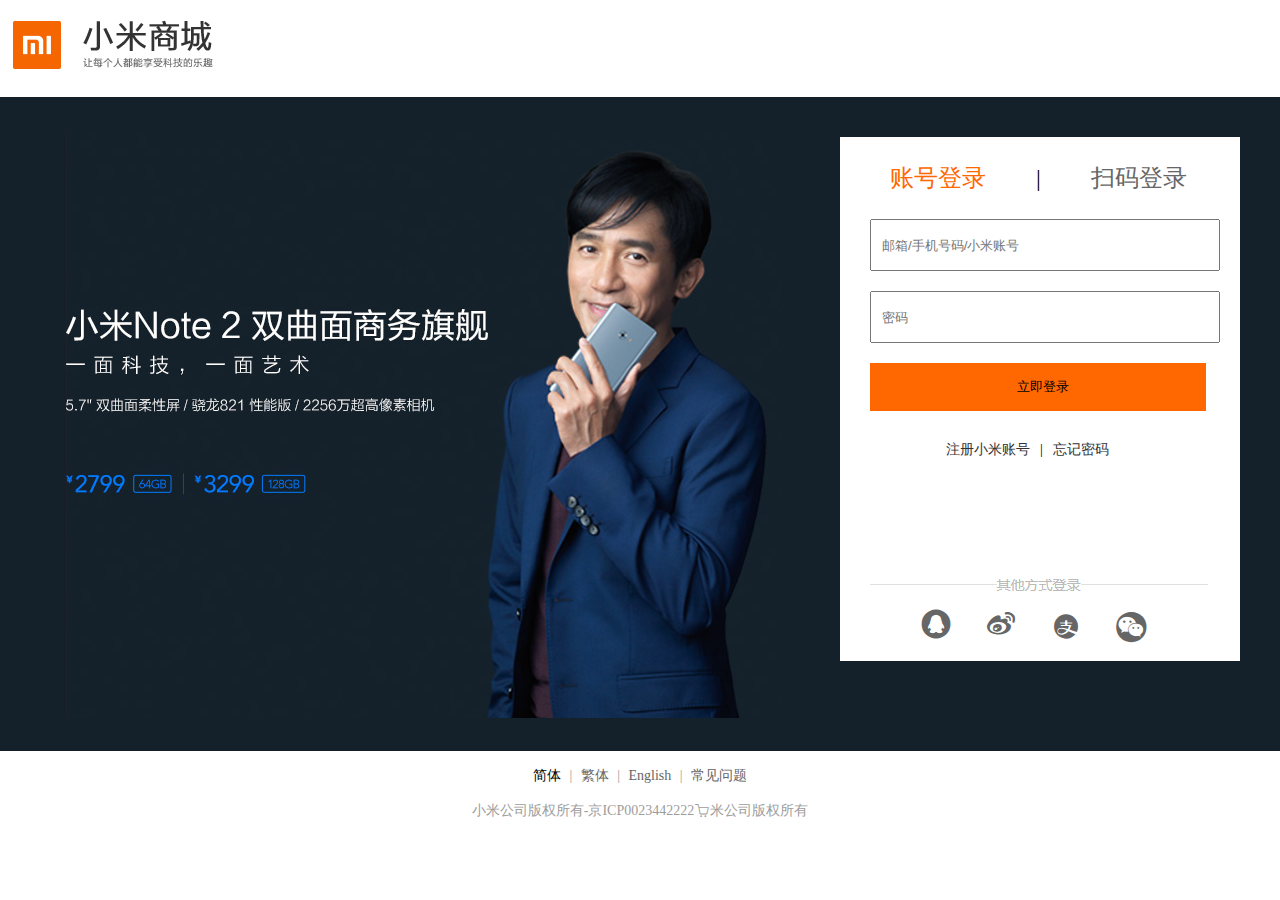
<file: logon.html>
<!DOCTYPE html>
<html>
	<head>
		<meta charset="UTF-8">
		<title></title>
		<link rel="stylesheet" href="css/public.css" type="text/css" />
		<link rel="stylesheet" href="css/login.css" type="text/css" />
		<link rel="stylesheet" href="iconfont/iconfont.css" />
		<script type="text/javascript" src="js/jquery-1.11.3.js" charset="utf-8"></script>
	</head>
	<body>
	<header>
		<img src="images/logon.jpg" alt="" />
		
	</header>
	
	<div id="main">
	  <div class="margin">
	  		<div id="logon">
			<div class="numb">
				<a class="h4 active" href="#">账号登录</a>
				<span>|</span>
				<a class="h4" href="#">扫码登录</a>
			</div>
			<div class="zhili">
				<!--账号登录页面-->
				<div class="bor">
			<form action="" >
			  <input type="text" placeholder="邮箱/手机号码/小米账号" name="username" id="username"/>
			  <input type="password" placeholder="密码" name="password" id="pw" />
			  <p id="error" >用户名不正确</p>
			   <p id="error-num" >请输入账号</p>
			  <input type="button" value="立即登录" id="btn"/>
			</form>
			<p class="sign">
			   <a class="sign-l" href="sign.html">注册小米账号</a>
			   <span>|</span>
			   <a class="sign-l" href="">忘记密码</a>
			  </p>
			  
			  <img class="oelse" src="images/else.jpg" alt="" />
			<p class="icon">
				<a class="ico" href=""><i class="iconfont icon-qq" ></i></a>
			 <a class="ico" href=""><i class="iconfont icon-sina" ></i></a>
			 <a class="ico" href=""><i class="iconfont icon-zhifubao" ></i></a>
			 <a class="ico" href=""><i class="iconfont icon-weixin" ></i></a>
			 </p> 
			</div>
			<div></div>
			<!--扫码登录页面-->
			<div class="saoma">
				<img class="sao-w" src="images/login-wx.jpg" alt="" />
				<p class="sao-p">使用 <b>小米商城APP</b> 扫一扫</p>
				<p class="sao-p">请打开[设置>小米账号>右上角扫一扫]扫码登录</p>
			</div>
			</div>
			
			
			</div>
	</div>
	</div>
	
	<footer>
		<p class="foot">
			<a class="active" href="">简体</a>
			<span>|</span>
			<a href="">繁体</a>
			<span>|</span>
			<a href="">English</a>
			<span>|</span>
			<a href="">常见问题</a>
			
		</p>
		<p class="foot">小米公司版权所有-京ICP0023442222<i class="iconfont icon-shopping"></i>米公司版权所有</p>
		</footer>
	
	
	<script src="js/login.js" type="text/jscript" charset="utf-8"></script>
	</body>
</html>
</file>
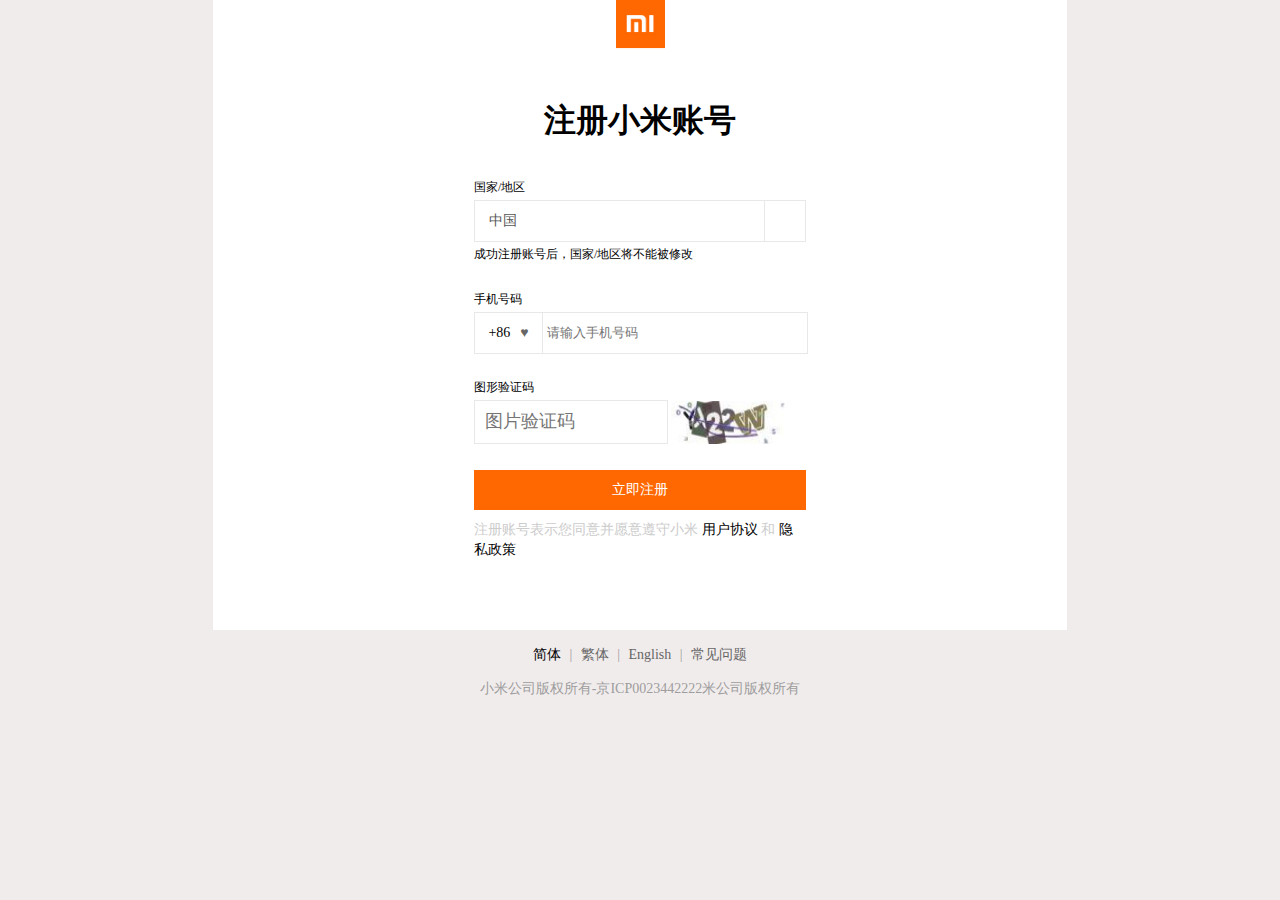
<file: sign.html>
<!DOCTYPE html>
<html>
	<head>
		<meta charset="UTF-8">
		<title></title>
		<link rel="stylesheet" href="css/public.css" type="text/css" />
		<link rel="stylesheet" href="css/sign.css" type="text/css" />
		<script type="text/javascript" src="js/jquery-1.11.3.js" charset="utf-8"></script>
	</head>
	<body>
		<div id="con">

			<div class="logo">
				<a href="javascript:void(0)" class="milogo">
					<img src="images/logo.jpg" alt="" />
				</a>
				<h4>注册小米账号</h4>
				<div id="main">
				<span class="main-s">国家/地区</span>
			<div class="combine">
				<div class="tits">
				   <p class="result-p">中国</p>
				   <i class="iconfont icon-shopping"></i>
				</div>
			<!------	隐藏div-->
				<div class="chil">
					<input type="text" id="tex"/>
					<ul class="chil-ul">
						<li class="chil-li">中国</li>
						<li class="chil-li">中国台湾</li>			
						<li class="chil-li">中国香港</li>
						<li class="chil-li">Brazil</li>
						<li class="chil-li">British lndian</li>
						<li class="chil-li">british Virgin</li>
						<li class="chil-li">india</li>			
						<li class="chil-li">lndonesia</li>		
						<li class="chil-li">malaysia</li>						
					</ul>
				</div>
			</div>	
				<span class="cg">成功注册账号后，国家/地区将不能被修改</span>
				<span class="main-s">手机号码</span>
				<div class="select">
				<p class="sel"><b>+86</b><s>&hearts;</s></p><input type="text" placeholder="请输入手机号码" id="txt" />				
				</div>
				<!------	隐藏div-->
				<div class="chi2">
					<input type="text" id="tex"/>
					<ul class="chi2-ul">
						<li class="chi2-li">中国 <time>+86</time></li>
						<li class="chi2-li">中国台湾<time>+886</time></li>			
						<li class="chi2-li">中国香港<time>+852</time></li>
						<li class="chi2-li">Brazil<time>+55</time></li>
						<li class="chi2-li">British lndian<time>+33</time></li>
						<li class="chi2-li">british Virgin<time>+8</time></li>
						<li class="chi2-li">india<time>+832</time></li>			
						<li class="chi2-li">lndonesia<time>+82</time></li>		
						<li class="chi2-li">malaysia<time>+86</time></li>						
					</ul>
				</div>
			<!--	隐藏-->
				<div id="error-num" >请输入手机号码</div>
				<div id="error-nu" >手机号码格式错误</div>
				
				<span class="main-s">图形验证码</span>
				<div class="inputbg">
				<label class="labelbox" for="">
				<input type="text" name="" autocomplete="off" placeholder="图片验证码" id="use"/>
				</label>
				<img src="images/yzm.jpg" alt="" class="yzm"/>
				</div>
				<div id="error" >请输入验证码</div>
			<input type="button" value="立即注册" id="btn" />
			<p class="msg">
				注册账号表示您同意并愿意遵守小米
				<a href="">用户协议</a>
				和
				<a href="">隐私政策</a>
			</p>
			</div>
		</div>
	</div>
	
	
	
	<footer>
		<p class="foot">
			<a class="active" href="">简体</a>
			<span>|</span>
			<a href="">繁体</a>
			<span>|</span>
			<a href="">English</a>
			<span>|</span>
			<a href="">常见问题</a>
			
		</p>
		<p class="foot">小米公司版权所有-京ICP0023442222<i class="iconfont icon-shopping"></i>米公司版权所有</p>
		</footer>
	
	
	
	<script src="js/sign.js" type="text/javascript" charset="utf-8"></script>
	</body>
		
</html>
</file>
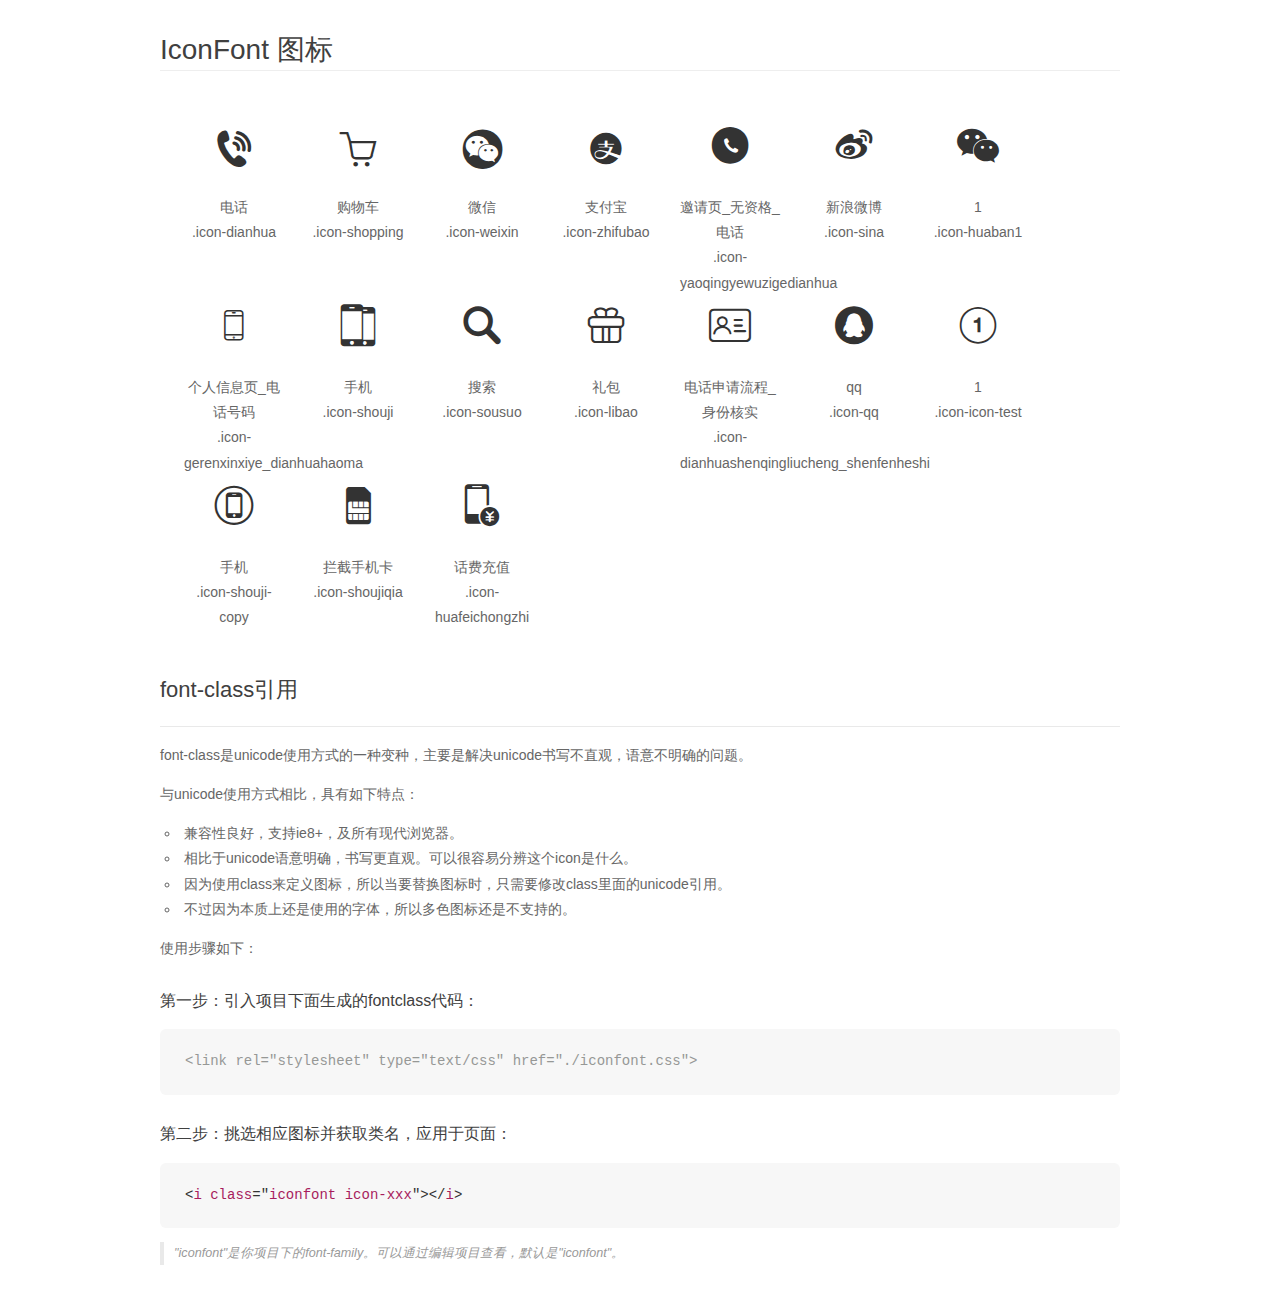
<file: iconfont/demo_fontclass.html>
<!DOCTYPE html>
<html>
<head>
    <meta charset="utf-8"/>
    <title>IconFont</title>
    <link rel="stylesheet" href="demo.css">
    <link rel="stylesheet" href="iconfont.css">
</head>
<body>
    <div class="main markdown">
        <h1>IconFont 图标</h1>
        <ul class="icon_lists clear">
            
                <li>
                <i class="icon iconfont icon-dianhua"></i>
                    <div class="name">电话</div>
                    <div class="fontclass">.icon-dianhua</div>
                </li>
            
                <li>
                <i class="icon iconfont icon-shopping"></i>
                    <div class="name">购物车</div>
                    <div class="fontclass">.icon-shopping</div>
                </li>
            
                <li>
                <i class="icon iconfont icon-weixin"></i>
                    <div class="name">微信</div>
                    <div class="fontclass">.icon-weixin</div>
                </li>
            
                <li>
                <i class="icon iconfont icon-zhifubao"></i>
                    <div class="name">支付宝</div>
                    <div class="fontclass">.icon-zhifubao</div>
                </li>
            
                <li>
                <i class="icon iconfont icon-yaoqingyewuzigedianhua"></i>
                    <div class="name">邀请页_无资格_电话</div>
                    <div class="fontclass">.icon-yaoqingyewuzigedianhua</div>
                </li>
            
                <li>
                <i class="icon iconfont icon-sina"></i>
                    <div class="name">新浪微博</div>
                    <div class="fontclass">.icon-sina</div>
                </li>
            
                <li>
                <i class="icon iconfont icon-huaban1"></i>
                    <div class="name">1</div>
                    <div class="fontclass">.icon-huaban1</div>
                </li>
            
                <li>
                <i class="icon iconfont icon-gerenxinxiye_dianhuahaoma"></i>
                    <div class="name">个人信息页_电话号码</div>
                    <div class="fontclass">.icon-gerenxinxiye_dianhuahaoma</div>
                </li>
            
                <li>
                <i class="icon iconfont icon-shouji"></i>
                    <div class="name">手机</div>
                    <div class="fontclass">.icon-shouji</div>
                </li>
            
                <li>
                <i class="icon iconfont icon-sousuo"></i>
                    <div class="name">搜索</div>
                    <div class="fontclass">.icon-sousuo</div>
                </li>
            
                <li>
                <i class="icon iconfont icon-libao"></i>
                    <div class="name">礼包</div>
                    <div class="fontclass">.icon-libao</div>
                </li>
            
                <li>
                <i class="icon iconfont icon-dianhuashenqingliucheng_shenfenheshi"></i>
                    <div class="name">电话申请流程_身份核实</div>
                    <div class="fontclass">.icon-dianhuashenqingliucheng_shenfenheshi</div>
                </li>
            
                <li>
                <i class="icon iconfont icon-qq"></i>
                    <div class="name">qq</div>
                    <div class="fontclass">.icon-qq</div>
                </li>
            
                <li>
                <i class="icon iconfont icon-icon-test"></i>
                    <div class="name">1</div>
                    <div class="fontclass">.icon-icon-test</div>
                </li>
            
                <li>
                <i class="icon iconfont icon-shouji-copy"></i>
                    <div class="name">手机</div>
                    <div class="fontclass">.icon-shouji-copy</div>
                </li>
            
                <li>
                <i class="icon iconfont icon-shoujiqia"></i>
                    <div class="name">拦截手机卡</div>
                    <div class="fontclass">.icon-shoujiqia</div>
                </li>
            
                <li>
                <i class="icon iconfont icon-huafeichongzhi"></i>
                    <div class="name">话费充值</div>
                    <div class="fontclass">.icon-huafeichongzhi</div>
                </li>
            
        </ul>

        <h2 id="font-class-">font-class引用</h2>
        <hr>

        <p>font-class是unicode使用方式的一种变种，主要是解决unicode书写不直观，语意不明确的问题。</p>
        <p>与unicode使用方式相比，具有如下特点：</p>
        <ul>
        <li>兼容性良好，支持ie8+，及所有现代浏览器。</li>
        <li>相比于unicode语意明确，书写更直观。可以很容易分辨这个icon是什么。</li>
        <li>因为使用class来定义图标，所以当要替换图标时，只需要修改class里面的unicode引用。</li>
        <li>不过因为本质上还是使用的字体，所以多色图标还是不支持的。</li>
        </ul>
        <p>使用步骤如下：</p>
        <h3 id="-fontclass-">第一步：引入项目下面生成的fontclass代码：</h3>


        <pre><code class="lang-js hljs javascript"><span class="hljs-comment">&lt;link rel="stylesheet" type="text/css" href="./iconfont.css"&gt;</span></code></pre>
        <h3 id="-">第二步：挑选相应图标并获取类名，应用于页面：</h3>
        <pre><code class="lang-css hljs">&lt;<span class="hljs-selector-tag">i</span> <span class="hljs-selector-tag">class</span>="<span class="hljs-selector-tag">iconfont</span> <span class="hljs-selector-tag">icon-xxx</span>"&gt;&lt;/<span class="hljs-selector-tag">i</span>&gt;</code></pre>
        <blockquote>
        <p>"iconfont"是你项目下的font-family。可以通过编辑项目查看，默认是"iconfont"。</p>
        </blockquote>
    </div>
</body>
</html>
</file>
<file: css/public.css>
@charset "utf-8";
/* CSS Document */


body,ol,ul,h1,h2,h3,h4,h5,h6,p,th,td,dl,dd,form,fieldset,legend,input,textarea,select,td,figure{margin:0;padding:0;}
body{font:12px  "宋体"; word-wrap:break-word;}
a,u,s,del{color:#666;text-decoration:none;}
fieldset ,a img,.bor0{border:0;}
i,em,b{font-style:normal;font-weight:100;}
li{list-style:none;}
img{vertical-align:middle;}
table{border-collapse:collapse;}/*细线边框*/
input,textarea{outline:none;}/*去除google的input虚框*/
textarea{resize:none;}/*静止拖动*/

.ind2{text-indent:2em;} 


.over{overflow:hidden;white-space:nowrap;text-overflow:ellipsis;}

.valign{text-align:center;}
.valign:after{content:"";display:inline-block;vertical-align:middle;width:0px;height:100%;}
.valign img{vertical-align:middle;}

/*万能清除法*/
.clear{zoom:1;}
.clear:before{content:"";display:table;}
.clear:after{content:"";display:block;clear:both;}
</file>
<file: css/login.css>
@charset "utf-8";
.margin{width: 1130px;margin:0 auto;}
header{height:97px;}
#main{height:654px;background:#14212a url(../images/login-bg.jpg) no-repeat left;position: relative;}
#main #logon{width:400px;height:524px;background: #fff;position: absolute;top:40px;right: 40px;}
#main #logon .numb{height:82px;}
#main #logon .numb .active{float:left;font:24px/82px "";margin-left: 50px;color: #FF6700;}
#main #logon .numb span{float:left;font:24px/82px "";margin-left: 50px;}
#main #logon .numb .h4{float:left;font:24px/82px "";margin-left: 50px;}
#main #logon .numb .h4:hover{color: #FF6700;}
/*#main #logon form{width:400px;}*/

#main  #logon .zhili{width:400px;height: 440px;overflow: hidden;}
#main  #logon .zhili .bor{width: 400px;height: 440px;}
#main #logon form input{width: 336px;height: 48px;margin-left: 30px;margin-bottom: 20px;padding-left: 10px;}
#error{width:338px;font-size:10px;color:#FF6700;background: url(../images/error.jpg) no-repeat 1px;padding-left: 20px;margin:10px 0 20px 30px;display: none;}
#error-num{width:338px;font-size:10px;color:#FF6700;background: url(../images/error.jpg) no-repeat 1px;padding-left: 20px;margin:10px 0 20px 30px;display: none;}
#main  #logon .zhili form #btn{background: #FF6700;border: 0;}
#main  #logon .sign{height:38px;width:188px;margin:0 auto;}
#main  #logon .sign .sign-l{float:left;font:14px/38px "";color: #333333;}
#main  #logon .sign span{float:left;font:14px/38px "";margin: 0 10px;}
#main  #logon .oelse{width:350px;height:28px;padding:100px 25px 10px 25px;}
#main  #logon .icon{width: 300px;margin:0 auto;}
#main  #logon .icon .ico{padding-left: 30px;}
#main  #logon .icon .ico i{font-size: 32px;}
#main  #logon .icon .ico:hover i{color: #22C30C;}
/*扫码登录*/
#main #logon .zhili .saoma{width:400px;background: #fff;height:440px;text-align: center;}
#main #logon .zhili .saoma .sao-w{width:189px;height:184px;margin:0 auto;padding-top: 70px;padding-bottom: 20px;}
#main #logon .zhili .saoma .sao-p{font:12px/20px "";color: #B0B0B0;}
#main #logon .zhili .saoma .sao-p b{color: #FF6700;}

footer{height: 100px;text-align: center;}
footer .foot{font:14px/19px "";color: #9d9d9d;margin-top: 15px;}
footer .foot .active{color: #000;}
footer .foot a:hover{color: #000;}
footer .foot span{margin:0 5px;}
</file>
<file: iconfont/iconfont.css>
@font-face {font-family: "iconfont";
  src: url('iconfont.eot?t=1501642745739'); /* IE9*/
  src: url('iconfont.eot?t=1501642745739#iefix') format('embedded-opentype'), /* IE6-IE8 */
  url('iconfont.woff?t=1501642745739') format('woff'), /* chrome, firefox */
  url('iconfont.ttf?t=1501642745739') format('truetype'), /* chrome, firefox, opera, Safari, Android, iOS 4.2+*/
  url('iconfont.svg?t=1501642745739#iconfont') format('svg'); /* iOS 4.1- */
}

.iconfont {
  font-family:"iconfont" !important;
  font-size:16px;
  font-style:normal;
  -webkit-font-smoothing: antialiased;
  -moz-osx-font-smoothing: grayscale;
}

.icon-dianhua:before { content: "\e604"; }

.icon-shopping:before { content: "\e614"; }

.icon-weixin:before { content: "\e603"; }

.icon-zhifubao:before { content: "\e65b"; }

.icon-yaoqingyewuzigedianhua:before { content: "\e626"; }

.icon-sina:before { content: "\e608"; }

.icon-huaban1:before { content: "\e62d"; }

.icon-gerenxinxiye_dianhuahaoma:before { content: "\e638"; }

.icon-shouji:before { content: "\e602"; }

.icon-sousuo:before { content: "\e60b"; }

.icon-libao:before { content: "\e601"; }

.icon-dianhuashenqingliucheng_shenfenheshi:before { content: "\e7af"; }

.icon-qq:before { content: "\e62a"; }

.icon-icon-test:before { content: "\e702"; }

.icon-shouji-copy:before { content: "\e615"; }

.icon-shoujiqia:before { content: "\e600"; }

.icon-huafeichongzhi:before { content: "\e64c"; }
</file>
<file: css/sign.css>
@charset "utf-8";
body{background: #f1ecec;}
#con{width:854px;height: 630px;background:#fff;margin:0 auto;}
.logo{height:49px;width:854px;}
.logo .milogo{display: block;width:49px;height:49px;margin:0 auto;}
.logo .milogo img{width:49px;height:49px;}
.logo h4{height:45px;width:786px;text-align: center;margin:0 auto;font-size:32px;padding: 50px 0 10px 0;}
.logo #main{width:332px;margin: 0 auto;position: relative;}
.logo #main .main-s{display: block;width:332px;font:12px/26px "";padding-top:20px; ;}
.logo #main .tits{height: 40px;padding-left:14px;border:1px solid #e8e8e8;color:#555;}
.logo #main .result-p{float:left;width:275px;height:40px;border-right:1px solid #e8e8e8;cursor: pointer;font:14px/40px "";}
.logo #main i{font-size: 12px!important;} 
/*隐藏div*/
.logo #main .chil{width:332px;border: 1px solid #e8e8e8;height:230px;overflow-x:hidden;position: absolute;top:70px;left:0;z-index: 2;display: none;background: #fff;}
.logo #main .chil #tex{width:275px;height:30px;margin:5px 18px;}
.logo #main .chil .chil-ul .chil-li{width:332px;height: 40px;border:1px solid #e8e8e8;border-bottom: 0;font:14px/40px "";text-align: center;}  

.logo #main .cg{font:12px/24px "";margin-bottom: 10px;}
.logo #main .select{width: 332px;height:40px;border: 1px solid #e8e8e8;}    
.logo #main .select .sel{float:left;font:14px/40px "";width: 67px;text-align: center;border-right:1px solid #e8e8e8 ;}
.logo #main .select .sel b{margin-right: 10px;}
.logo #main .select #txt{width:260px;height: 38px;float:right;border: 0;} 

/*隐藏div*/
.logo #main .chi2{width:332px;border: 1px solid #ccc;height:230px;overflow-x:hidden;position: absolute;top:160px;left:0;z-index: 2;display: none;}
.logo #main .chi2 #tex{width:275px;height:30px;margin:5px 18px;}
.logo #main .chi2 .chi2-ul .chi2-li{width:302px;height: 40px;border:1px solid #e8e8e8;border-bottom: 0;font:14px/40px "";padding-left: 10px;}  
.logo #main .chi2 .chi2-ul .chi2-li time{float:right;margin-right: 10px;} 
#error{width:338px;font-size:10px;color:#FF6700;background: url(../images/error.jpg) no-repeat 1px;padding-left: 20px;margin:20px 0 20px 30px;display: none;}
#error-num{width:338px;font-size:10px;color:#FF6700;background: url(../images/error.jpg) no-repeat 1px;padding-left: 20px;margin:20px 0 20px 30px;display: none;}
#error-nu{width:338px;font-size:10px;color:#FF6700;background: url(../images/error.jpg) no-repeat 1px;padding-left: 20px;margin:20px 0 20px 30px;display: none;}
.logo #main .inputbg{height: 55px;}
.logo #main .inputbg .labelbox{display:block;width:192px;height: 42px;border: 1px solid #e8e8e8;float:left;} 
.logo #main .inputbg .labelbox #use{width:150px;margin-top:10px;border: 0;padding-left: 10px;font-size: 18px;}
.logo #main .inputbg .yzm{width:138px;float:left;height:44px ;}
.logo #main #btn{width:332px;height: 40px;border: 0;text-align: center;font:14px/40px "";background: #FF6700;color: #fff;margin-top: 15px;}
.logo #main .msg{font:14px/20px "";color: #ccc;margin-top: 10px;}
.logo #main .msg a{color: #000000;font:16px/20px}
footer{height: 100px;text-align: center;}
footer .foot{font:14px/19px "";color: #9d9d9d;margin-top: 15px;}
footer .foot .active{color: #000;}
footer .foot a:hover{color: #000;}
footer .foot span{margin:0 5px;}
</file>
<file: iconfont/demo.css>
*{margin: 0;padding: 0;list-style: none;}
/*
KISSY CSS Reset
理念：1. reset 的目的不是清除浏览器的默认样式，这仅是部分工作。清除和重置是紧密不可分的。
2. reset 的目的不是让默认样式在所有浏览器下一致，而是减少默认样式有可能带来的问题。
3. reset 期望提供一套普适通用的基础样式。但没有银弹，推荐根据具体需求，裁剪和修改后再使用。
特色：1. 适应中文；2. 基于最新主流浏览器。
维护：玉伯<lifesinger@gmail.com>, 正淳<ragecarrier@gmail.com>
 */

/** 清除内外边距 **/
body, h1, h2, h3, h4, h5, h6, hr, p, blockquote, /* structural elements 结构元素 */
dl, dt, dd, ul, ol, li, /* list elements 列表元素 */
pre, /* text formatting elements 文本格式元素 */
form, fieldset, legend, button, input, textarea, /* form elements 表单元素 */
th, td /* table elements 表格元素 */ {
  margin: 0;
  padding: 0;
}

/** 设置默认字体 **/
body,
button, input, select, textarea /* for ie */ {
  font: 12px/1.5 tahoma, arial, \5b8b\4f53, sans-serif;
}
h1, h2, h3, h4, h5, h6 { font-size: 100%; }
address, cite, dfn, em, var { font-style: normal; } /* 将斜体扶正 */
code, kbd, pre, samp { font-family: courier new, courier, monospace; } /* 统一等宽字体 */
small { font-size: 12px; } /* 小于 12px 的中文很难阅读，让 small 正常化 */

/** 重置列表元素 **/
ul, ol { list-style: none; }

/** 重置文本格式元素 **/
a { text-decoration: none; }
a:hover { text-decoration: underline; }


/** 重置表单元素 **/
legend { color: #000; } /* for ie6 */
fieldset, img { border: 0; } /* img 搭车：让链接里的 img 无边框 */
button, input, select, textarea { font-size: 100%; } /* 使得表单元素在 ie 下能继承字体大小 */
/* 注：optgroup 无法扶正 */

/** 重置表格元素 **/
table { border-collapse: collapse; border-spacing: 0; }

/* 清除浮动 */
.ks-clear:after, .clear:after {
  content: '\20';
  display: block;
  height: 0;
  clear: both;
}
.ks-clear, .clear {
  *zoom: 1;
}

.main {
  padding: 30px 100px;
width: 960px;
margin: 0 auto;
}
.main h1{font-size:36px; color:#333; text-align:left;margin-bottom:30px; border-bottom: 1px solid #eee;}

.helps{margin-top:40px;}
.helps pre{
  padding:20px;
  margin:10px 0;
  border:solid 1px #e7e1cd;
  background-color: #fffdef;
  overflow: auto;
}

.icon_lists{
  width: 100% !important;

}

.icon_lists li{
  float:left;
  width: 100px;
  height:180px;
  text-align: center;
  list-style: none !important;
}
.icon_lists .icon{
  font-size: 42px;
  line-height: 100px;
  margin: 10px 0;
  color:#333;
  -webkit-transition: font-size 0.25s ease-out 0s;
  -moz-transition: font-size 0.25s ease-out 0s;
  transition: font-size 0.25s ease-out 0s;

}
.icon_lists .icon:hover{
  font-size: 100px;
}



.markdown {
  color: #666;
  font-size: 14px;
  line-height: 1.8;
}

.highlight {
  line-height: 1.5;
}

.markdown img {
  vertical-align: middle;
  max-width: 100%;
}

.markdown h1 {
  color: #404040;
  font-weight: 500;
  line-height: 40px;
  margin-bottom: 24px;
}

.markdown h2,
.markdown h3,
.markdown h4,
.markdown h5,
.markdown h6 {
  color: #404040;
  margin: 1.6em 0 0.6em 0;
  font-weight: 500;
  clear: both;
}

.markdown h1 {
  font-size: 28px;
}

.markdown h2 {
  font-size: 22px;
}

.markdown h3 {
  font-size: 16px;
}

.markdown h4 {
  font-size: 14px;
}

.markdown h5 {
  font-size: 12px;
}

.markdown h6 {
  font-size: 12px;
}

.markdown hr {
  height: 1px;
  border: 0;
  background: #e9e9e9;
  margin: 16px 0;
  clear: both;
}

.markdown p,
.markdown pre {
  margin: 1em 0;
}

.markdown > p,
.markdown > blockquote,
.markdown > .highlight,
.markdown > ol,
.markdown > ul {
  width: 80%;
}

.markdown ul > li {
  list-style: circle;
}

.markdown > ul li,
.markdown blockquote ul > li {
  margin-left: 20px;
  padding-left: 4px;
}

.markdown > ul li p,
.markdown > ol li p {
  margin: 0.6em 0;
}

.markdown ol > li {
  list-style: decimal;
}

.markdown > ol li,
.markdown blockquote ol > li {
  margin-left: 20px;
  padding-left: 4px;
}

.markdown code {
  margin: 0 3px;
  padding: 0 5px;
  background: #eee;
  border-radius: 3px;
}

.markdown pre {
  border-radius: 6px;
  background: #f7f7f7;
  padding: 20px;
}

.markdown pre code {
  border: none;
  background: #f7f7f7;
  margin: 0;
}

.markdown strong,
.markdown b {
  font-weight: 600;
}

.markdown > table {
  border-collapse: collapse;
  border-spacing: 0px;
  empty-cells: show;
  border: 1px solid #e9e9e9;
  width: 95%;
  margin-bottom: 24px;
}

.markdown > table th {
  white-space: nowrap;
  color: #333;
  font-weight: 600;

}

.markdown > table th,
.markdown > table td {
  border: 1px solid #e9e9e9;
  padding: 8px 16px;
  text-align: left;
}

.markdown > table th {
  background: #F7F7F7;
}

.markdown blockquote {
  font-size: 90%;
  color: #999;
  border-left: 4px solid #e9e9e9;
  padding-left: 0.8em;
  margin: 1em 0;
  font-style: italic;
}

.markdown blockquote p {
  margin: 0;
}

.markdown .anchor {
  opacity: 0;
  transition: opacity 0.3s ease;
  margin-left: 8px;
}

.markdown .waiting {
  color: #ccc;
}

.markdown h1:hover .anchor,
.markdown h2:hover .anchor,
.markdown h3:hover .anchor,
.markdown h4:hover .anchor,
.markdown h5:hover .anchor,
.markdown h6:hover .anchor {
  opacity: 1;
  display: inline-block;
}

.markdown > br,
.markdown > p > br {
  clear: both;
}


.hljs {
  display: block;
  background: white;
  padding: 0.5em;
  color: #333333;
  overflow-x: auto;
}

.hljs-comment,
.hljs-meta {
  color: #969896;
}

.hljs-string,
.hljs-variable,
.hljs-template-variable,
.hljs-strong,
.hljs-emphasis,
.hljs-quote {
  color: #df5000;
}

.hljs-keyword,
.hljs-selector-tag,
.hljs-type {
  color: #a71d5d;
}

.hljs-literal,
.hljs-symbol,
.hljs-bullet,
.hljs-attribute {
  color: #0086b3;
}

.hljs-section,
.hljs-name {
  color: #63a35c;
}

.hljs-tag {
  color: #333333;
}

.hljs-title,
.hljs-attr,
.hljs-selector-id,
.hljs-selector-class,
.hljs-selector-attr,
.hljs-selector-pseudo {
  color: #795da3;
}

.hljs-addition {
  color: #55a532;
  background-color: #eaffea;
}

.hljs-deletion {
  color: #bd2c00;
  background-color: #ffecec;
}

.hljs-link {
  text-decoration: underline;
}

pre{
  background: #fff;
}
</file>
